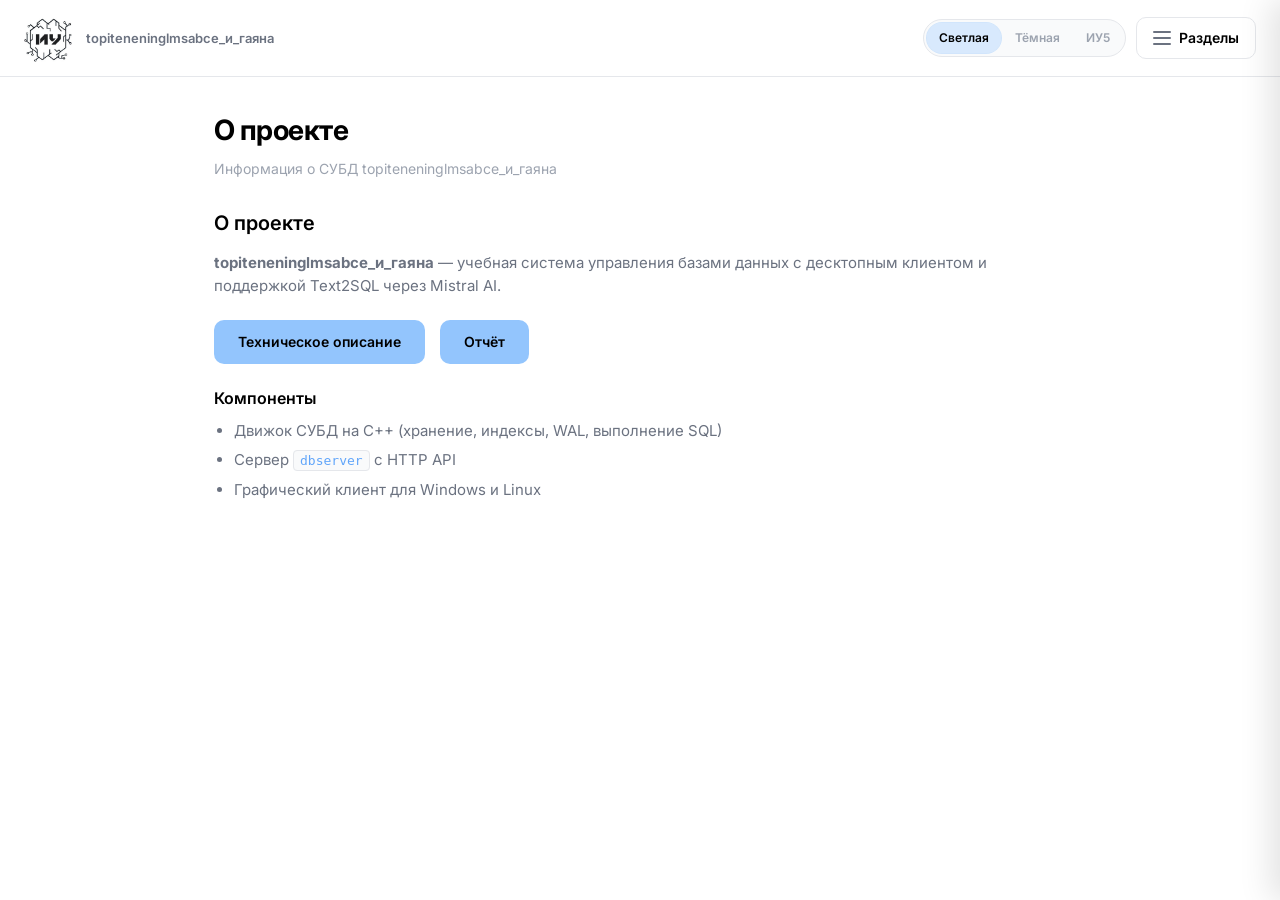
<file: website/index.html>
<!DOCTYPE html>
<html lang="ru">
<head>
  <meta charset="UTF-8" />
  <meta name="viewport" content="width=device-width, initial-scale=1.0" />
  <meta name="description" content="topiteneninglmsabce_и_гаяна — СУБД. Скачивание клиента, документация, гайд Mistral API." />
  <title>topiteneninglmsabce_и_гаяна</title>
  <link rel="stylesheet" href="css/style.css" />
</head>
<body class="theme-light">
  <div class="app" id="app">
    <header class="top-bar">
      <div class="brand-compact">
        <img id="brand-logo" src="assets/brand_light.png" alt="Логотип проекта" width="48" height="48" />
        <p class="brand-title">topiteneninglmsabce_и_гаяна</p>
      </div>

      <div class="top-actions">
        <div class="theme-switcher" role="group" aria-label="Тема оформления">
          <button type="button" class="theme-btn active" data-theme="light">Светлая</button>
          <button type="button" class="theme-btn" data-theme="dark">Тёмная</button>
          <button type="button" class="theme-btn" data-theme="iu5">ИУ5</button>
        </div>
        <button
          type="button"
          class="menu-trigger"
          id="menu-trigger"
          aria-expanded="false"
          aria-controls="nav-drawer"
        >
          <span class="menu-icon" aria-hidden="true">
            <span></span><span></span><span></span>
          </span>
          <span class="menu-label">Разделы</span>
        </button>
      </div>
    </header>

    <div class="nav-backdrop" id="nav-backdrop" hidden aria-hidden="true"></div>

    <aside class="nav-drawer" id="nav-drawer" aria-label="Разделы сайта" aria-hidden="true">
      <div class="drawer-header">
        <h2>Разделы</h2>
        <button type="button" class="drawer-close" id="drawer-close" aria-label="Закрыть меню">×</button>
      </div>
      <nav class="drawer-nav" id="main-nav">
        <button type="button" class="drawer-nav-item active" data-tab="about" aria-current="page">
          <span class="nav-icon" aria-hidden="true">◆</span>
          О проекте
        </button>
        <button type="button" class="drawer-nav-item" data-tab="team">
          <span class="nav-icon" aria-hidden="true">◇</span>
          Команда
        </button>
        <button type="button" class="drawer-nav-item" data-tab="install">
          <span class="nav-icon" aria-hidden="true">↓</span>
          Установка
        </button>
        <button type="button" class="drawer-nav-item" data-tab="mistral">
          <span class="nav-icon" aria-hidden="true">⚿</span>
          Mistral API
        </button>
        <button type="button" class="drawer-nav-item" data-tab="gol">
          <span class="nav-icon" aria-hidden="true">⚽</span>
          ГОООООЛ
        </button>
      </nav>
    </aside>

    <main class="page-main">
      <header class="page-header">
        <h1 id="section-title">О проекте</h1>
        <p id="section-subtitle">Информация о СУБД topiteneninglmsabce_и_гаяна</p>
      </header>

      <div class="tab-viewport" id="tab-viewport">
        <!-- О проекте -->
        <section id="tab-about" class="tab-panel active prose" aria-labelledby="section-title">
          <h2>О проекте</h2>
          <p>
            <strong>topiteneninglmsabce_и_гаяна</strong> — учебная система управления базами данных
            с десктопным клиентом и поддержкой Text2SQL через Mistral AI.
          </p>
          <div style="margin: 1.5rem 0;">
            <a href="documentation.html" target="_blank" class="btn-download" style="display: inline-block; text-decoration: none;">Техническое описание</a>
            <a href="assets/report_subd.pdf" download="ОТЧЕТ СУБД.pdf" class="btn-download" style="display: inline-block; text-decoration: none; margin-left: 0.75rem;">Отчёт</a>
          </div>
          <h3>Компоненты</h3>
          <ul>
            <li>Движок СУБД на C++ (хранение, индексы, WAL, выполнение SQL)</li>
            <li>Сервер <code>dbserver</code> с HTTP API</li>
            <li>Графический клиент для Windows и Linux</li>
          </ul>
        </section>

        <!-- Команда -->
        <section id="tab-team" class="tab-panel prose" hidden>
          <h2>Команда разработки</h2>
          <p>Над проектом <strong>topiteneninglmsabce_и_гаяна</strong> работают:</p>
          <div class="team-grid">
            <article class="team-card">
              <img class="team-avatar" src="assets/team/mironov.png" alt="Миронов Никита" width="80" height="80" loading="lazy" />
              <div class="team-info">
                <p class="name">Миронов Никита</p>
                <p class="role">Teamlead</p>
              </div>
            </article>
            <article class="team-card">
              <img class="team-avatar" src="assets/team/fedyaev.png" alt="Коротенко Андрей" width="80" height="80" loading="lazy" />
              <div class="team-info">
                <p class="name">Коротенко Андрей</p>
                <p class="role">Backend-разработчик</p>
              </div>
            </article>
            <article class="team-card">
              <img class="team-avatar" src="assets/team/nemtsov.jpg" alt="Немцов Иван" width="80" height="80" loading="lazy" />
              <div class="team-info">
                <p class="name">Немцов Иван</p>
                <p class="role">Web-разработчик</p>
              </div>
            </article>
            <article class="team-card">
              <img class="team-avatar" src="assets/team/korotenko.png" alt="Федяев Александр" width="80" height="80" loading="lazy" />
              <div class="team-info">
                <p class="name">Федяев Александр</p>
                <p class="role">Fullstack-разработчик</p>
              </div>
            </article>
            <article class="team-card">
              <img
                class="team-avatar team-avatar--large"
                src="assets/team/akhmetzyanova.png"
                alt="Ахметзянова Гаяна"
                width="112"
                height="112"
                loading="lazy"
              />
              <div class="team-info">
                <p class="name">Ахметзянова Гаяна</p>
                <p class="role">Технический писатель</p>
              </div>
            </article>
          </div>

          <div class="team-supervisor">
            <h3>Научный руководитель</h3>
            <article class="team-card team-card--supervisor">
              <img class="team-avatar" src="assets/team/kolosov.png" alt="Колосов Максим Игоревич" width="80" height="80" loading="lazy" />
              <div class="team-info">
                <p class="name">Колосов Максим Игоревич</p>
                <p class="role">Научный руководитель</p>
              </div>
            </article>
          </div>
        </section>

        <!-- Установка -->
        <section id="tab-install" class="tab-panel prose" hidden>
          <h2>Установка клиента</h2>
          <p>Скачайте сборку клиента для вашей операционной системы. После публикации релизов файлы появятся в папке <code>releases/</code> или по ссылкам GitHub Releases.</p>

          <div class="download-section">
            <article class="download-card">
              <h3>Клиент для Windows</h3>
              <p class="hint">Сборка для Windows (64-bit), файл <code>.exe</code></p>
              <a
                id="download-windows"
                class="btn-download"
                href="https://github.com/mironovnp/db_topiteleninglmsabcerybalkaigayana/releases/download/v.1.2.0/DB_TopIT_Installer_v1.2.0.exe"
                download="topiteneninglmsabce-windows.exe"
              >
                Скачать
              </a>
            </article>

            <article class="download-card">
              <h3>Клиент для Linux</h3>
              <p class="hint">Сборка для Linux (x64)</p>
              <a
                id="download-linux"
                class="btn-download"
                href="https://github.com/mironovnp/db_topiteleninglmsabcerybalkaigayana/releases/download/v.1.2.0/DB_TopIT_Linux_v1.2.0.tar.gz"
                download="topiteneninglmsabce-linux"
              >
                Скачать
              </a>
            </article>
          </div>

          <h3>Инструкция для пользователей Windows</h3>
<p>1. Скачайте файл <code>DB_TopIT_Installer.exe</code>.</p>
<p>2. Запустите установщик (при необходимости разрешите запуск в Windows SmartScreen) и следуйте инструкциям мастера.</p>
<p>3. Откройте меню «Пуск».</p>
<p>4. <strong>Важно:</strong> Если вы являетесь хостом, запустите <code>dbServerTopIT</code> (откроется фоновая консоль сервера).</p>
<p>5. Запустите саму программу (<code>DB_TopIT</code> — ярлык на рабочем столе), чтобы подключиться к серверу через графический интерфейс.</p>

<h3>Инструкция для пользователей Linux</h3>
<p>1. Скачайте архив <code>DB_TopIT_Linux.tar.gz</code>.</p>
<p>2. Распакуйте архив в терминале:</p>
<pre><code>tar -xzf DB_TopIT_Linux.tar.gz
cd DB_TopIT_Release</code></pre>
<p>3. Запустите скрипт установки (может потребоваться пароль sudo для копирования в /opt):</p>
<pre><code>./install.sh</code></pre>
<p>4. После успешной установки вы сможете найти графический интерфейс прямо в меню приложений вашей системы. Серверную часть (<code>dbserver</code>) можно запустить из директории установки или настроить как системную службу. <strong>Сервер необходимо запускать с правами администратора через команду sudo.</strong></p>
          <p>Для Text2SQL настройте API-ключ Mistral — см. вкладку <strong>Mistral API</strong>.</p>
        </section>

        <!-- Mistral API -->
        <section id="tab-mistral" class="tab-panel prose" hidden>
          <h2>Регистрация в Mistral и получение API-ключа</h2>
          <p>
            Для функции Text2SQL (перевод запросов с русского в SQL) каждому пользователю нужен
            <strong>личный</strong> API-ключ Mistral. Ниже — пошаговая инструкция.
          </p>

          <div class="alert alert-warn">
            <strong>Важно:</strong> не публикуйте ключ в Git, на скриншотах и в общих чатах.
            Используйте свой ключ; общий ключ могут украсть или исчерпать лимиты.
          </div>

          <article class="guide-step">
            <div class="step-header">
              <span class="step-num">1</span>
              <h3>Откройте сайт Mistral AI</h3>
            </div>
            <p>Перейдите на официальный сайт:</p>
            <div class="guide-links">
              <a href="https://mistral.ai/" target="_blank" rel="noopener noreferrer">mistral.ai ↗</a>
            </div>
          </article>

          <article class="guide-step">
            <div class="step-header">
              <span class="step-num">2</span>
              <h3>Откройте консоль разработчика</h3>
            </div>
            <p>La Plateforme — личный кабинет для API:</p>
            <div class="guide-links">
              <a href="https://console.mistral.ai/" target="_blank" rel="noopener noreferrer">console.mistral.ai ↗</a>
            </div>
          </article>

          <article class="guide-step">
            <div class="step-header">
              <span class="step-num">3</span>
              <h3>Откройте раздел API keys</h3>
            </div>
            <p>В боковом меню найдите пункт <strong>API keys</strong> (или <strong>Workspace → API keys</strong>).</p>
          </article>

          <article class="guide-step">
            <div class="step-header">
              <span class="step-num">4</span>
              <h3>Создайте новый ключ</h3>
            </div>
            <p>Нажмите <strong>Create new key</strong> / <strong>Add API key</strong>, задайте имя (например <code>topiteneninglmsabce</code>).</p>
          </article>

          <article class="guide-step">
            <div class="step-header">
              <span class="step-num">5</span>
              <h3>Скопируйте ключ</h3>
            </div>
            <p>Ключ показывают один раз — сразу сохраните его в надёжное место.</p>
          </article>

          <article class="guide-step">
            <div class="step-header">
              <span class="step-num">6</span>
              <h3>Укажите ключ в проекте</h3>
            </div>
            <p>В графическом клиенте: <strong>Настройки → Mistral</strong> — вставить и сохранить.</p>
          </article>
        </section>

        <section id="tab-gol" class="tab-panel tab-panel--goal" hidden>
          <div class="goal-stage">
            <video
              id="goal-video"
              class="goal-video"
              src="assets/goal.mp4"
              controls
              playsinline
              preload="metadata"
              aria-label="ГОООООЛ"
            >
              Ваш браузер не поддерживает воспроизведение видео.
            </video>
          </div>
        </section>
      </div>
    </main>
  </div>

  <script src="js/app.js"></script>
</body>
</html>
</file>
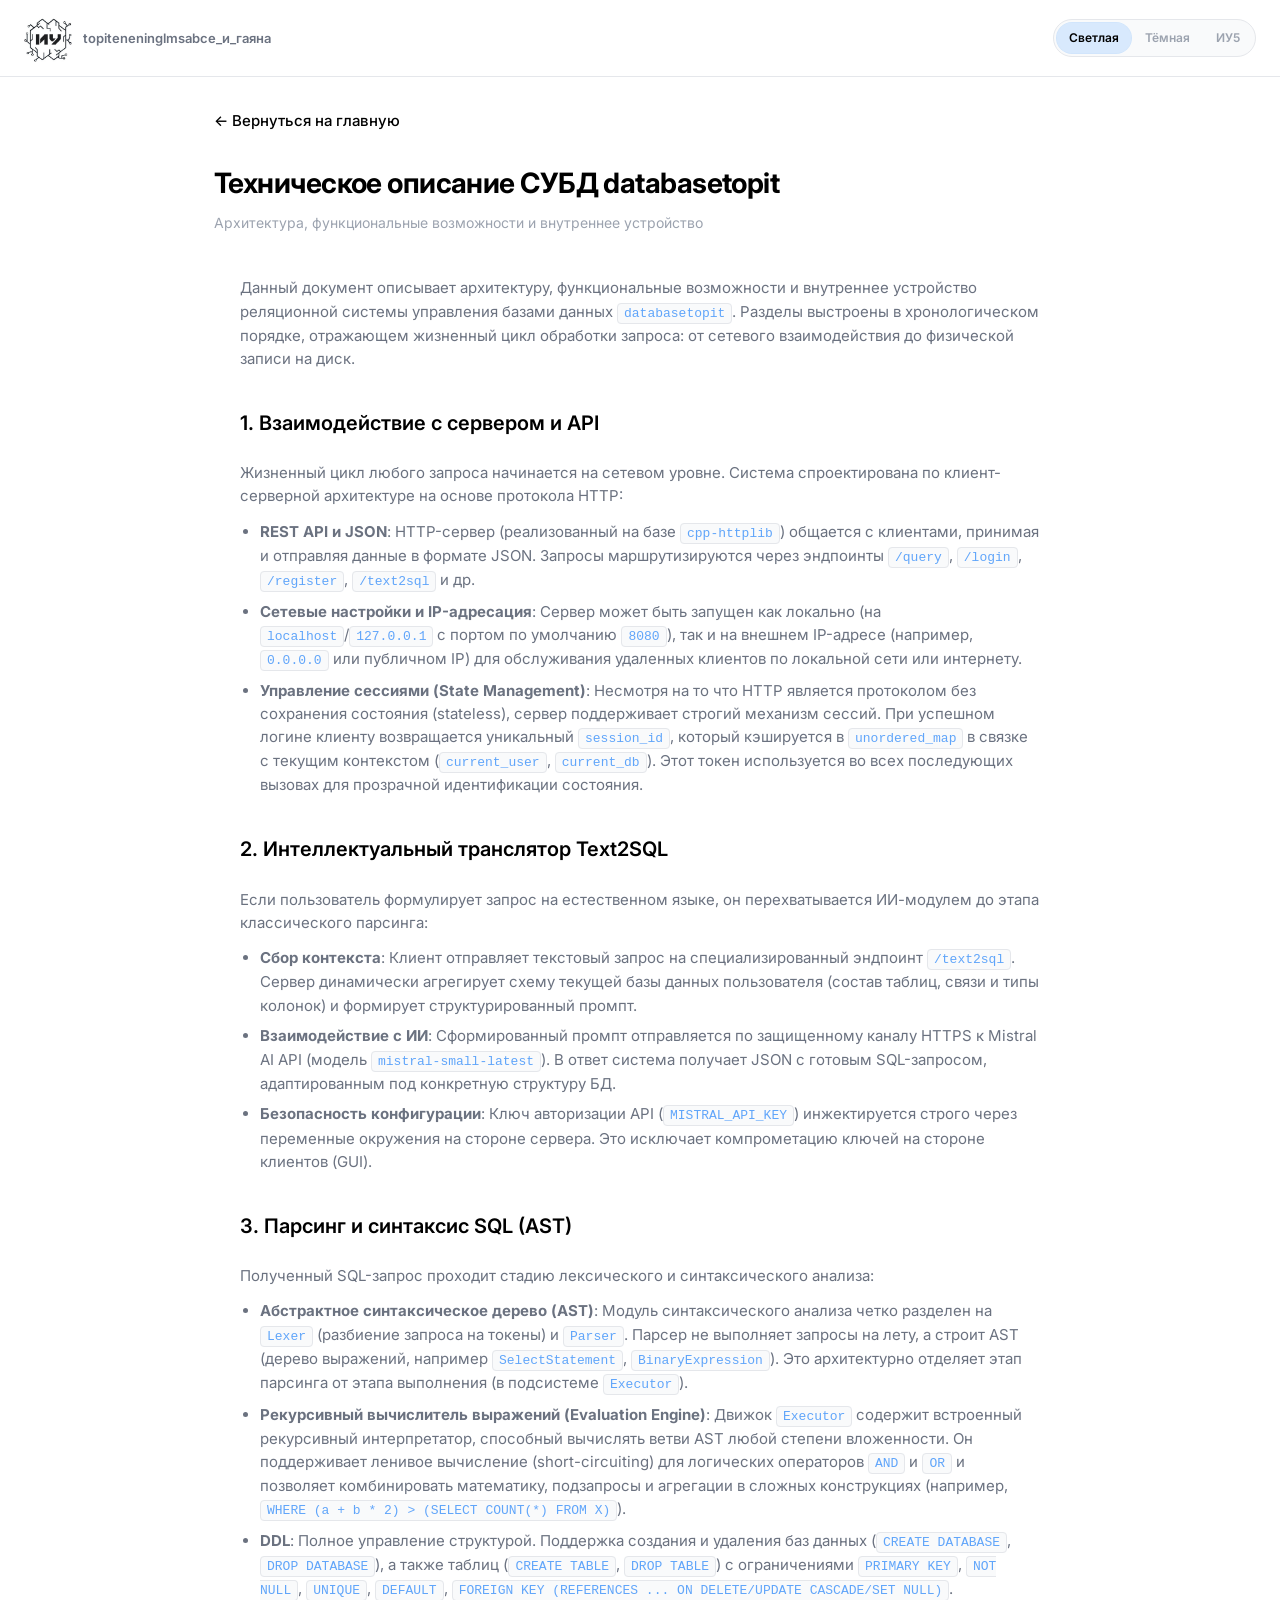
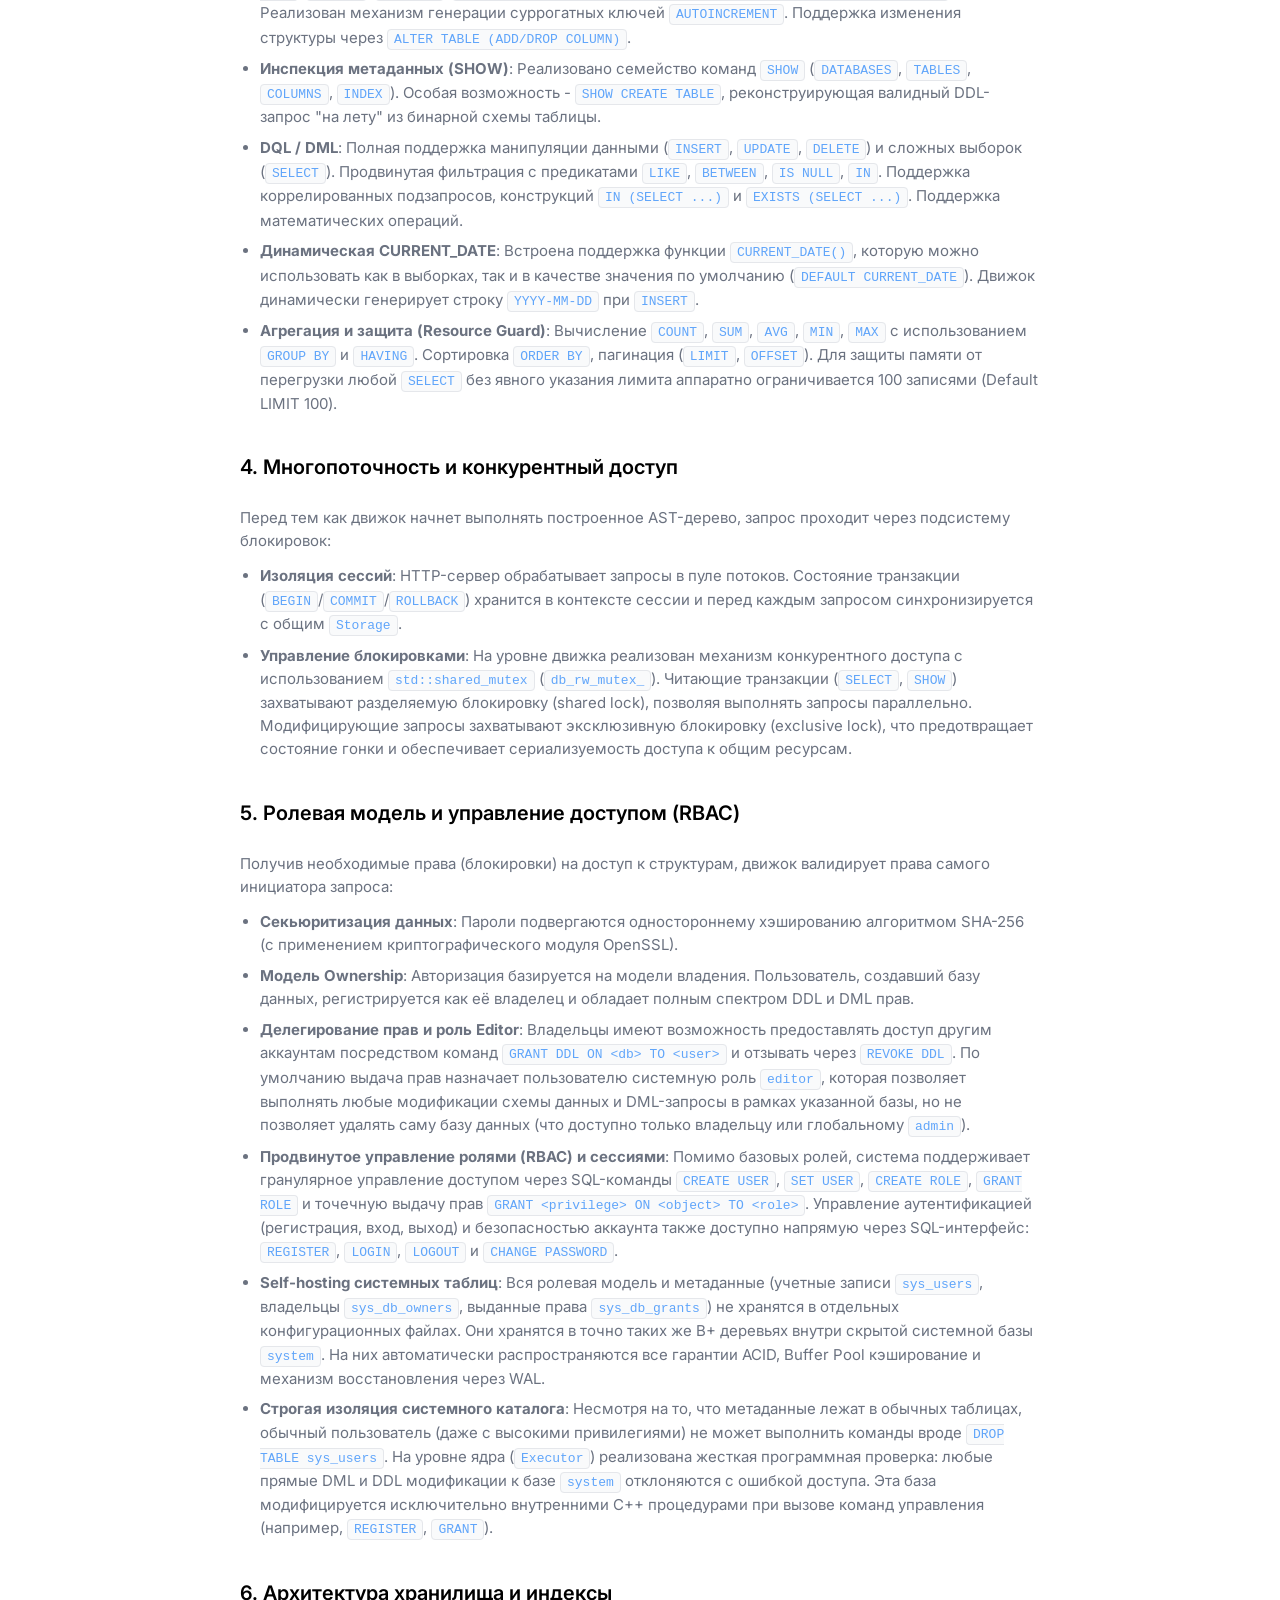
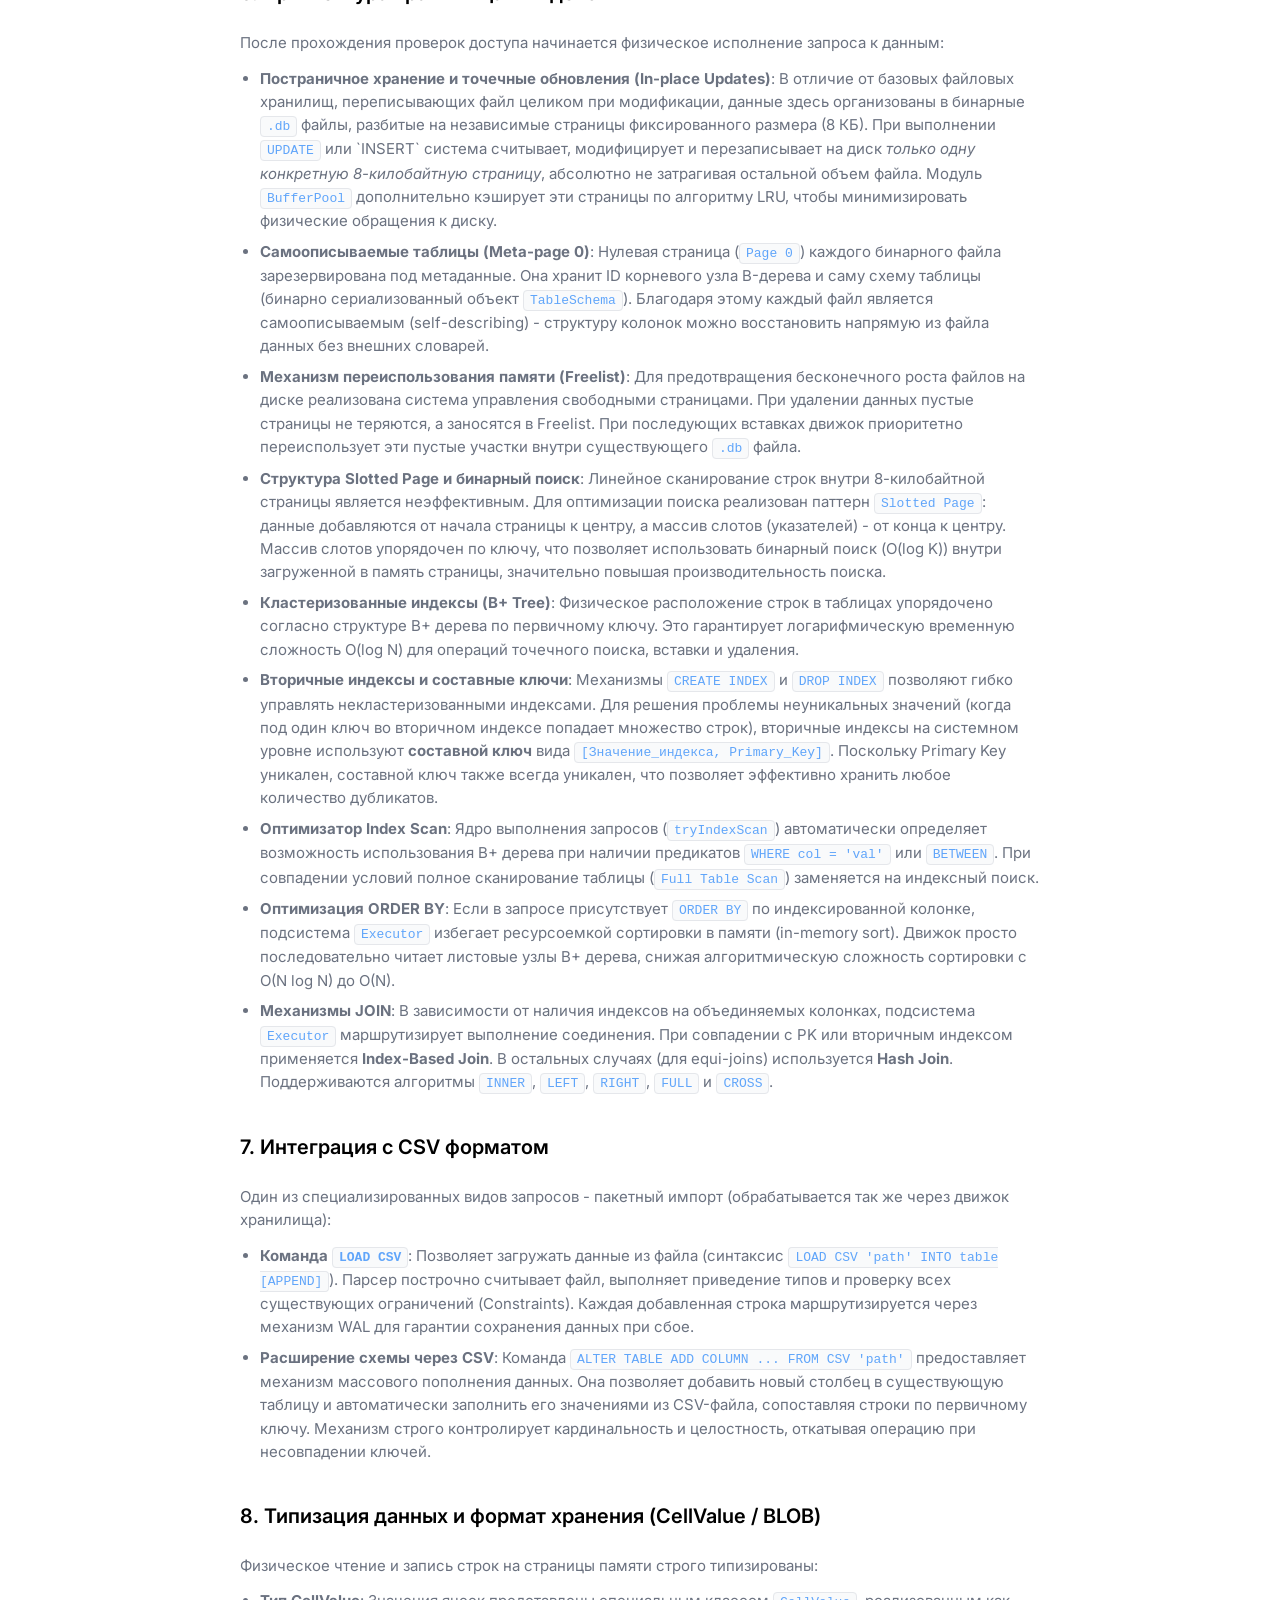
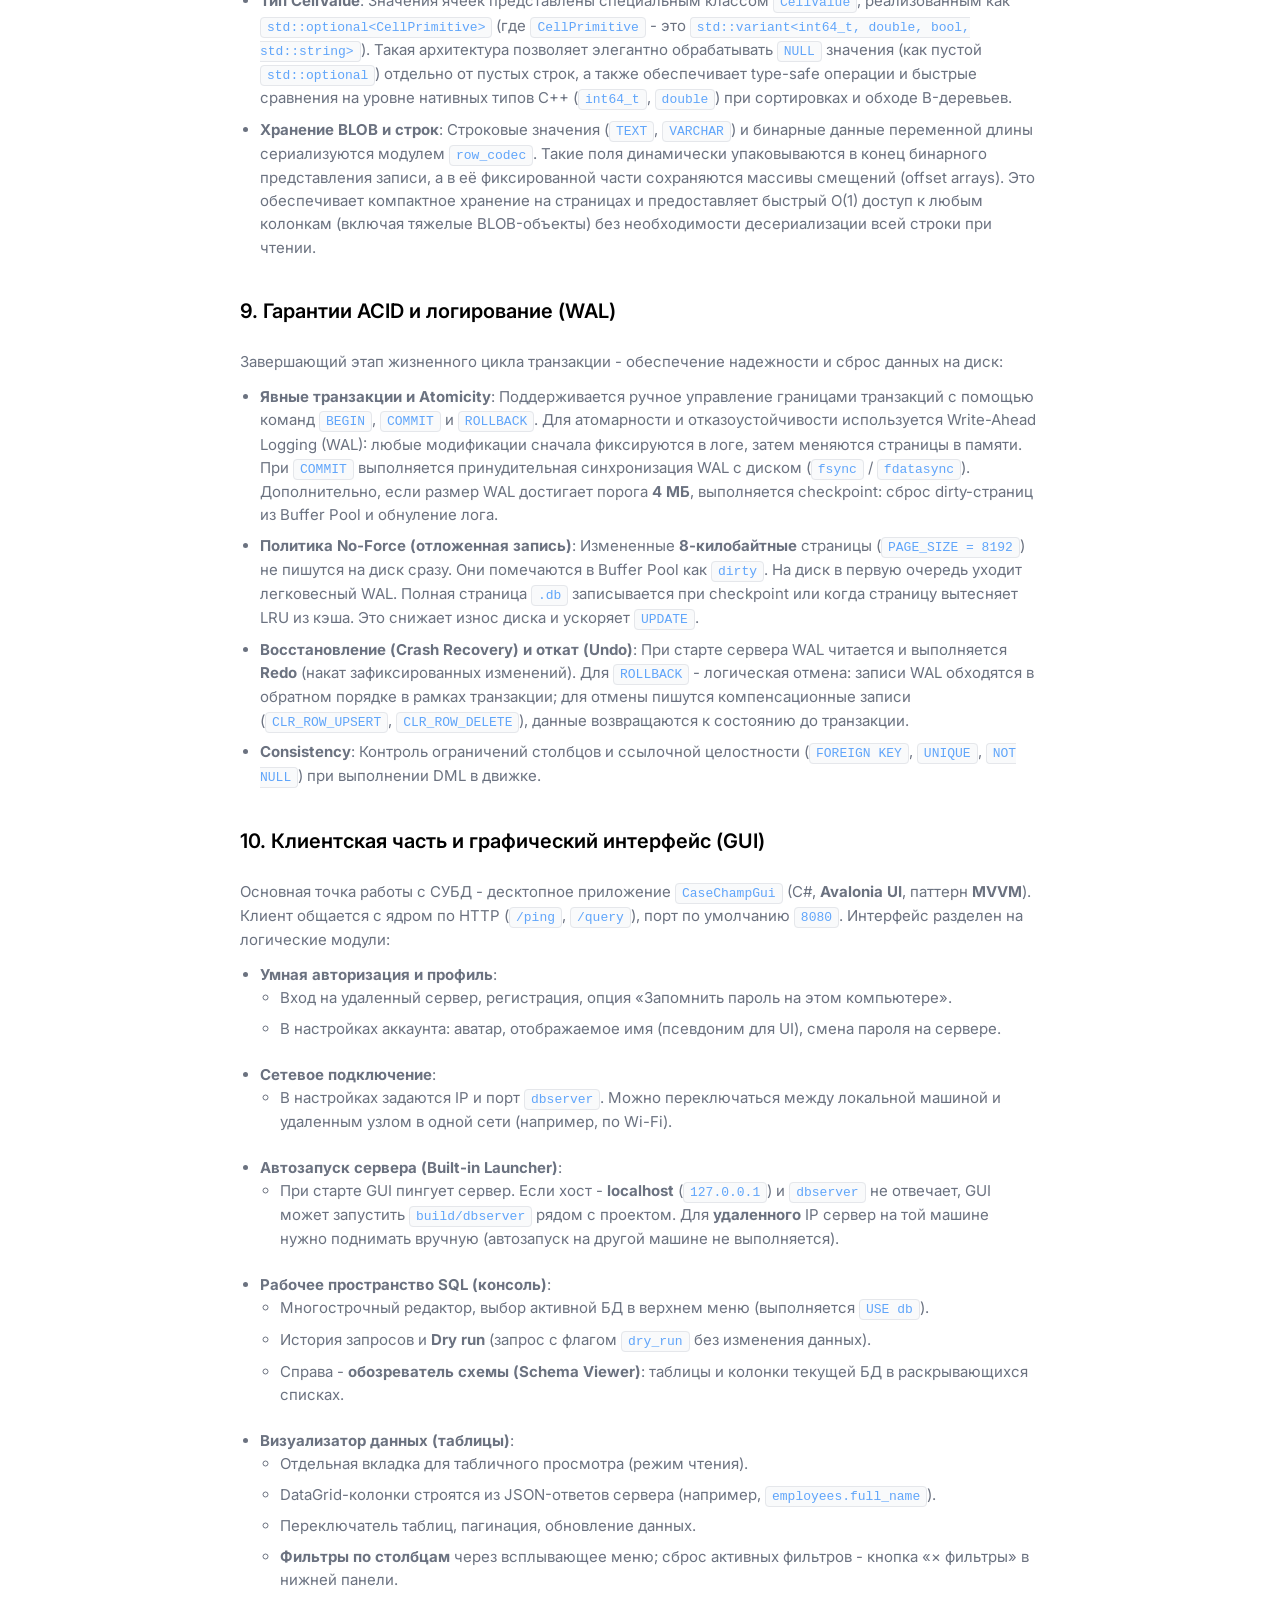
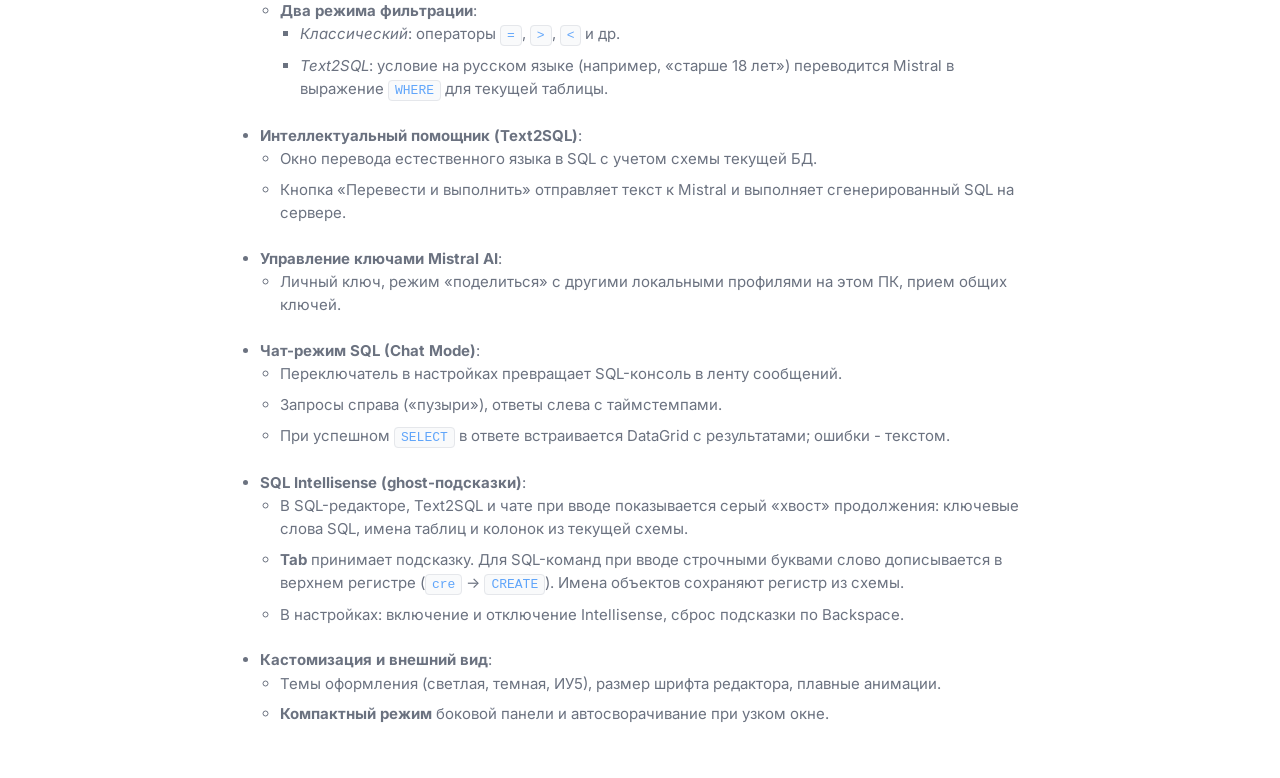
<file: website/documentation.html>
<!DOCTYPE html>
<html lang="ru">
<head>
  <meta charset="UTF-8" />
  <meta name="viewport" content="width=device-width, initial-scale=1.0" />
  <meta name="description" content="Техническое описание СУБД topiteneninglmsabce_и_гаяна" />
  <title>Техническое описание СУБД</title>
  <link rel="stylesheet" href="css/style.css" />
  <style>
    .back-nav {
      margin-bottom: 2rem;
    }
    .back-link {
      display: inline-flex;
      align-items: center;
      gap: 0.5rem;
      color: var(--primary-color);
      text-decoration: none;
      font-weight: 500;
      transition: opacity 0.2s;
    }
    .back-link:hover {
      opacity: 0.8;
    }
    .prose h2 {
      margin-top: 2.5rem;
      margin-bottom: 1rem;
      border-bottom: 1px solid var(--border-color);
      padding-bottom: 0.5rem;
    }
    .prose ul {
      margin-bottom: 1.5rem;
    }
    .prose li {
      margin-bottom: 0.5rem;
    }
  </style>
</head>
<body class="theme-light">
  <div class="app" id="app">
    <header class="top-bar">
      <div class="brand-compact">
        <a href="index.html" style="display: flex; align-items: center; gap: 0.75rem; text-decoration: none; color: inherit;">
          <img id="brand-logo" src="assets/brand_light.png" alt="Логотип проекта" width="48" height="48" />
          <p class="brand-title">topiteneninglmsabce_и_гаяна</p>
        </a>
      </div>
      <div class="top-actions">
        <div class="theme-switcher" role="group" aria-label="Тема оформления">
          <button type="button" class="theme-btn active" data-theme="light">Светлая</button>
          <button type="button" class="theme-btn" data-theme="dark">Тёмная</button>
          <button type="button" class="theme-btn" data-theme="iu5">ИУ5</button>
        </div>
      </div>
    </header>

    <main class="page-main">
      <nav class="back-nav">
        <a href="index.html" class="back-link">← Вернуться на главную</a>
      </nav>
      <header class="page-header">
        <h1>Техническое описание СУБД databasetopit</h1>
        <p>Архитектура, функциональные возможности и внутреннее устройство</p>
      </header>

      <div class="prose" style="max-width: 800px; margin: 0 auto; padding: 1rem 0 4rem 0;">
        <p>Данный документ описывает архитектуру, функциональные возможности и внутреннее устройство реляционной системы управления базами данных <code>databasetopit</code>. Разделы выстроены в хронологическом порядке, отражающем жизненный цикл обработки запроса: от сетевого взаимодействия до физической записи на диск.</p>

        <h2>1. Взаимодействие с сервером и API</h2>
        <p>Жизненный цикл любого запроса начинается на сетевом уровне. Система спроектирована по клиент-серверной архитектуре на основе протокола HTTP:</p>
        <ul>
          <li><strong>REST API и JSON</strong>: HTTP-сервер (реализованный на базе <code>cpp-httplib</code>) общается с клиентами, принимая и отправляя данные в формате JSON. Запросы маршрутизируются через эндпоинты <code>/query</code>, <code>/login</code>, <code>/register</code>, <code>/text2sql</code> и др.</li>
          <li><strong>Сетевые настройки и IP-адресация</strong>: Сервер может быть запущен как локально (на <code>localhost</code>/<code>127.0.0.1</code> с портом по умолчанию <code>8080</code>), так и на внешнем IP-адресе (например, <code>0.0.0.0</code> или публичном IP) для обслуживания удаленных клиентов по локальной сети или интернету.</li>
          <li><strong>Управление сессиями (State Management)</strong>: Несмотря на то что HTTP является протоколом без сохранения состояния (stateless), сервер поддерживает строгий механизм сессий. При успешном логине клиенту возвращается уникальный <code>session_id</code>, который кэшируется в <code>unordered_map</code> в связке с текущим контекстом (<code>current_user</code>, <code>current_db</code>). Этот токен используется во всех последующих вызовах для прозрачной идентификации состояния.</li>
        </ul>

        <h2>2. Интеллектуальный транслятор Text2SQL</h2>
        <p>Если пользователь формулирует запрос на естественном языке, он перехватывается ИИ-модулем до этапа классического парсинга:</p>
        <ul>
          <li><strong>Сбор контекста</strong>: Клиент отправляет текстовый запрос на специализированный эндпоинт <code>/text2sql</code>. Сервер динамически агрегирует схему текущей базы данных пользователя (состав таблиц, связи и типы колонок) и формирует структурированный промпт.</li>
          <li><strong>Взаимодействие с ИИ</strong>: Сформированный промпт отправляется по защищенному каналу HTTPS к Mistral AI API (модель <code>mistral-small-latest</code>). В ответ система получает JSON с готовым SQL-запросом, адаптированным под конкретную структуру БД.</li>
          <li><strong>Безопасность конфигурации</strong>: Ключ авторизации API (<code>MISTRAL_API_KEY</code>) инжектируется строго через переменные окружения на стороне сервера. Это исключает компрометацию ключей на стороне клиентов (GUI).</li>
        </ul>

        <h2>3. Парсинг и синтаксис SQL (AST)</h2>
        <p>Полученный SQL-запрос проходит стадию лексического и синтаксического анализа:</p>
        <ul>
          <li><strong>Абстрактное синтаксическое дерево (AST)</strong>: Модуль синтаксического анализа четко разделен на <code>Lexer</code> (разбиение запроса на токены) и <code>Parser</code>. Парсер не выполняет запросы на лету, а строит AST (дерево выражений, например <code>SelectStatement</code>, <code>BinaryExpression</code>). Это архитектурно отделяет этап парсинга от этапа выполнения (в подсистеме <code>Executor</code>).</li>
          <li><strong>Рекурсивный вычислитель выражений (Evaluation Engine)</strong>: Движок <code>Executor</code> содержит встроенный рекурсивный интерпретатор, способный вычислять ветви AST любой степени вложенности. Он поддерживает ленивое вычисление (short-circuiting) для логических операторов <code>AND</code> и <code>OR</code> и позволяет комбинировать математику, подзапросы и агрегации в сложных конструкциях (например, <code>WHERE (a + b * 2) &gt; (SELECT COUNT(*) FROM X)</code>).</li>
          <li><strong>DDL</strong>: Полное управление структурой. Поддержка создания и удаления баз данных (<code>CREATE DATABASE</code>, <code>DROP DATABASE</code>), а также таблиц (<code>CREATE TABLE</code>, <code>DROP TABLE</code>) с ограничениями <code>PRIMARY KEY</code>, <code>NOT NULL</code>, <code>UNIQUE</code>, <code>DEFAULT</code>, <code>FOREIGN KEY (REFERENCES ... ON DELETE/UPDATE CASCADE/SET NULL)</code>. Реализован механизм генерации суррогатных ключей <code>AUTOINCREMENT</code>. Поддержка изменения структуры через <code>ALTER TABLE (ADD/DROP COLUMN)</code>.</li>
          <li><strong>Инспекция метаданных (SHOW)</strong>: Реализовано семейство команд <code>SHOW</code> (<code>DATABASES</code>, <code>TABLES</code>, <code>COLUMNS</code>, <code>INDEX</code>). Особая возможность - <code>SHOW CREATE TABLE</code>, реконструирующая валидный DDL-запрос "на лету" из бинарной схемы таблицы.</li>
          <li><strong>DQL / DML</strong>: Полная поддержка манипуляции данными (<code>INSERT</code>, <code>UPDATE</code>, <code>DELETE</code>) и сложных выборок (<code>SELECT</code>). Продвинутая фильтрация с предикатами <code>LIKE</code>, <code>BETWEEN</code>, <code>IS NULL</code>, <code>IN</code>. Поддержка коррелированных подзапросов, конструкций <code>IN (SELECT ...)</code> и <code>EXISTS (SELECT ...)</code>. Поддержка математических операций.</li>
          <li><strong>Динамическая CURRENT_DATE</strong>: Встроена поддержка функции <code>CURRENT_DATE()</code>, которую можно использовать как в выборках, так и в качестве значения по умолчанию (<code>DEFAULT CURRENT_DATE</code>). Движок динамически генерирует строку <code>YYYY-MM-DD</code> при <code>INSERT</code>.</li>
          <li><strong>Агрегация и защита (Resource Guard)</strong>: Вычисление <code>COUNT</code>, <code>SUM</code>, <code>AVG</code>, <code>MIN</code>, <code>MAX</code> с использованием <code>GROUP BY</code> и <code>HAVING</code>. Сортировка <code>ORDER BY</code>, пагинация (<code>LIMIT</code>, <code>OFFSET</code>). Для защиты памяти от перегрузки любой <code>SELECT</code> без явного указания лимита аппаратно ограничивается 100 записями (Default LIMIT 100).</li>
        </ul>

        <h2>4. Многопоточность и конкурентный доступ</h2>
        <p>Перед тем как движок начнет выполнять построенное AST-дерево, запрос проходит через подсистему блокировок:</p>
        <ul>
          <li><strong>Изоляция сессий</strong>: HTTP-сервер обрабатывает запросы в пуле потоков. Состояние транзакции (<code>BEGIN</code>/<code>COMMIT</code>/<code>ROLLBACK</code>) хранится в контексте сессии и перед каждым запросом синхронизируется с общим <code>Storage</code>.</li>
          <li><strong>Управление блокировками</strong>: На уровне движка реализован механизм конкурентного доступа с использованием <code>std::shared_mutex</code> (<code>db_rw_mutex_</code>). Читающие транзакции (<code>SELECT</code>, <code>SHOW</code>) захватывают разделяемую блокировку (shared lock), позволяя выполнять запросы параллельно. Модифицирующие запросы захватывают эксклюзивную блокировку (exclusive lock), что предотвращает состояние гонки и обеспечивает сериализуемость доступа к общим ресурсам.</li>
        </ul>

        <h2>5. Ролевая модель и управление доступом (RBAC)</h2>
        <p>Получив необходимые права (блокировки) на доступ к структурам, движок валидирует права самого инициатора запроса:</p>
        <ul>
          <li><strong>Секьюритизация данных</strong>: Пароли подвергаются одностороннему хэшированию алгоритмом SHA-256 (с применением криптографического модуля OpenSSL).</li>
          <li><strong>Модель Ownership</strong>: Авторизация базируется на модели владения. Пользователь, создавший базу данных, регистрируется как её владелец и обладает полным спектром DDL и DML прав.</li>
          <li><strong>Делегирование прав и роль Editor</strong>: Владельцы имеют возможность предоставлять доступ другим аккаунтам посредством команд <code>GRANT DDL ON &lt;db&gt; TO &lt;user&gt;</code> и отзывать через <code>REVOKE DDL</code>. По умолчанию выдача прав назначает пользователю системную роль <code>editor</code>, которая позволяет выполнять любые модификации схемы данных и DML-запросы в рамках указанной базы, но не позволяет удалять саму базу данных (что доступно только владельцу или глобальному <code>admin</code>).</li>
          <li><strong>Продвинутое управление ролями (RBAC) и сессиями</strong>: Помимо базовых ролей, система поддерживает гранулярное управление доступом через SQL-команды <code>CREATE USER</code>, <code>SET USER</code>, <code>CREATE ROLE</code>, <code>GRANT ROLE</code> и точечную выдачу прав <code>GRANT &lt;privilege&gt; ON &lt;object&gt; TO &lt;role&gt;</code>. Управление аутентификацией (регистрация, вход, выход) и безопасностью аккаунта также доступно напрямую через SQL-интерфейс: <code>REGISTER</code>, <code>LOGIN</code>, <code>LOGOUT</code> и <code>CHANGE PASSWORD</code>.</li>
          <li><strong>Self-hosting системных таблиц</strong>: Вся ролевая модель и метаданные (учетные записи <code>sys_users</code>, владельцы <code>sys_db_owners</code>, выданные права <code>sys_db_grants</code>) не хранятся в отдельных конфигурационных файлах. Они хранятся в точно таких же B+ деревьях внутри скрытой системной базы <code>system</code>. На них автоматически распространяются все гарантии ACID, Buffer Pool кэширование и механизм восстановления через WAL.</li>
          <li><strong>Строгая изоляция системного каталога</strong>: Несмотря на то, что метаданные лежат в обычных таблицах, обычный пользователь (даже с высокими привилегиями) не может выполнить команды вроде <code>DROP TABLE sys_users</code>. На уровне ядра (<code>Executor</code>) реализована жесткая программная проверка: любые прямые DML и DDL модификации к базе <code>system</code> отклоняются с ошибкой доступа. Эта база модифицируется исключительно внутренними C++ процедурами при вызове команд управления (например, <code>REGISTER</code>, <code>GRANT</code>).</li>
        </ul>

        <h2>6. Архитектура хранилища и индексы</h2>
        <p>После прохождения проверок доступа начинается физическое исполнение запроса к данным:</p>
        <ul>
          <li><strong>Постраничное хранение и точечные обновления (In-place Updates)</strong>: В отличие от базовых файловых хранилищ, переписывающих файл целиком при модификации, данные здесь организованы в бинарные <code>.db</code> файлы, разбитые на независимые страницы фиксированного размера (8 КБ). При выполнении <code>UPDATE</code> или `INSERT` система считывает, модифицирует и перезаписывает на диск <em>только одну конкретную 8-килобайтную страницу</em>, абсолютно не затрагивая остальной объем файла. Модуль <code>BufferPool</code> дополнительно кэширует эти страницы по алгоритму LRU, чтобы минимизировать физические обращения к диску.</li>
          <li><strong>Самоописываемые таблицы (Meta-page 0)</strong>: Нулевая страница (<code>Page 0</code>) каждого бинарного файла зарезервирована под метаданные. Она хранит ID корневого узла B-дерева и саму схему таблицы (бинарно сериализованный объект <code>TableSchema</code>). Благодаря этому каждый файл является самоописываемым (self-describing) - структуру колонок можно восстановить напрямую из файла данных без внешних словарей.</li>
          <li><strong>Механизм переиспользования памяти (Freelist)</strong>: Для предотвращения бесконечного роста файлов на диске реализована система управления свободными страницами. При удалении данных пустые страницы не теряются, а заносятся в Freelist. При последующих вставках движок приоритетно переиспользует эти пустые участки внутри существующего <code>.db</code> файла.</li>
          <li><strong>Структура Slotted Page и бинарный поиск</strong>: Линейное сканирование строк внутри 8-килобайтной страницы является неэффективным. Для оптимизации поиска реализован паттерн <code>Slotted Page</code>: данные добавляются от начала страницы к центру, а массив слотов (указателей) - от конца к центру. Массив слотов упорядочен по ключу, что позволяет использовать бинарный поиск (O(log K)) внутри загруженной в память страницы, значительно повышая производительность поиска.</li>
          <li><strong>Кластеризованные индексы (B+ Tree)</strong>: Физическое расположение строк в таблицах упорядочено согласно структуре B+ дерева по первичному ключу. Это гарантирует логарифмическую временную сложность O(log N) для операций точечного поиска, вставки и удаления.</li>
          <li><strong>Вторичные индексы и составные ключи</strong>: Механизмы <code>CREATE INDEX</code> и <code>DROP INDEX</code> позволяют гибко управлять некластеризованными индексами. Для решения проблемы неуникальных значений (когда под один ключ во вторичном индексе попадает множество строк), вторичные индексы на системном уровне используют <strong>составной ключ</strong> вида <code>[Значение_индекса, Primary_Key]</code>. Поскольку Primary Key уникален, составной ключ также всегда уникален, что позволяет эффективно хранить любое количество дубликатов.</li>
          <li><strong>Оптимизатор Index Scan</strong>: Ядро выполнения запросов (<code>tryIndexScan</code>) автоматически определяет возможность использования B+ дерева при наличии предикатов <code>WHERE col = 'val'</code> или <code>BETWEEN</code>. При совпадении условий полное сканирование таблицы (<code>Full Table Scan</code>) заменяется на индексный поиск.</li>
          <li><strong>Оптимизация ORDER BY</strong>: Если в запросе присутствует <code>ORDER BY</code> по индексированной колонке, подсистема <code>Executor</code> избегает ресурсоемкой сортировки в памяти (in-memory sort). Движок просто последовательно читает листовые узлы B+ дерева, снижая алгоритмическую сложность сортировки с O(N log N) до O(N).</li>
          <li><strong>Механизмы JOIN</strong>: В зависимости от наличия индексов на объединяемых колонках, подсистема <code>Executor</code> маршрутизирует выполнение соединения. При совпадении с PK или вторичным индексом применяется <strong>Index-Based Join</strong>. В остальных случаях (для equi-joins) используется <strong>Hash Join</strong>. Поддерживаются алгоритмы <code>INNER</code>, <code>LEFT</code>, <code>RIGHT</code>, <code>FULL</code> и <code>CROSS</code>.</li>
        </ul>

        <h2>7. Интеграция с CSV форматом</h2>
        <p>Один из специализированных видов запросов - пакетный импорт (обрабатывается так же через движок хранилища):</p>
        <ul>
          <li><strong>Команда <code>LOAD CSV</code></strong>: Позволяет загружать данные из файла (синтаксис <code>LOAD CSV 'path' INTO table [APPEND]</code>). Парсер построчно считывает файл, выполняет приведение типов и проверку всех существующих ограничений (Constraints). Каждая добавленная строка маршрутизируется через механизм WAL для гарантии сохранения данных при сбое.</li>
          <li><strong>Расширение схемы через CSV</strong>: Команда <code>ALTER TABLE ADD COLUMN ... FROM CSV 'path'</code> предоставляет механизм массового пополнения данных. Она позволяет добавить новый столбец в существующую таблицу и автоматически заполнить его значениями из CSV-файла, сопоставляя строки по первичному ключу. Механизм строго контролирует кардинальность и целостность, откатывая операцию при несовпадении ключей.</li>
        </ul>

        <h2>8. Типизация данных и формат хранения (CellValue / BLOB)</h2>
        <p>Физическое чтение и запись строк на страницы памяти строго типизированы:</p>
        <ul>
          <li><strong>Тип CellValue</strong>: Значения ячеек представлены специальным классом <code>CellValue</code>, реализованным как <code>std::optional&lt;CellPrimitive&gt;</code> (где <code>CellPrimitive</code> - это <code>std::variant&lt;int64_t, double, bool, std::string&gt;</code>). Такая архитектура позволяет элегантно обрабатывать <code>NULL</code> значения (как пустой <code>std::optional</code>) отдельно от пустых строк, а также обеспечивает type-safe операции и быстрые сравнения на уровне нативных типов C++ (<code>int64_t</code>, <code>double</code>) при сортировках и обходе B-деревьев.</li>
          <li><strong>Хранение BLOB и строк</strong>: Строковые значения (<code>TEXT</code>, <code>VARCHAR</code>) и бинарные данные переменной длины сериализуются модулем <code>row_codec</code>. Такие поля динамически упаковываются в конец бинарного представления записи, а в её фиксированной части сохраняются массивы смещений (offset arrays). Это обеспечивает компактное хранение на страницах и предоставляет быстрый O(1) доступ к любым колонкам (включая тяжелые BLOB-объекты) без необходимости десериализации всей строки при чтении.</li>
        </ul>

        <h2>9. Гарантии ACID и логирование (WAL)</h2>
        <p>Завершающий этап жизненного цикла транзакции - обеспечение надежности и сброс данных на диск:</p>
        <ul>
          <li><strong>Явные транзакции и Atomicity</strong>: Поддерживается ручное управление границами транзакций с помощью команд <code>BEGIN</code>, <code>COMMIT</code> и <code>ROLLBACK</code>. Для атомарности и отказоустойчивости используется Write-Ahead Logging (WAL): любые модификации сначала фиксируются в логе, затем меняются страницы в памяти. При <code>COMMIT</code> выполняется принудительная синхронизация WAL с диском (<code>fsync</code> / <code>fdatasync</code>). Дополнительно, если размер WAL достигает порога <strong>4 МБ</strong>, выполняется checkpoint: сброс dirty-страниц из Buffer Pool и обнуление лога.</li>
          <li><strong>Политика No-Force (отложенная запись)</strong>: Измененные <strong>8-килобайтные</strong> страницы (<code>PAGE_SIZE = 8192</code>) не пишутся на диск сразу. Они помечаются в Buffer Pool как <code>dirty</code>. На диск в первую очередь уходит легковесный WAL. Полная страница <code>.db</code> записывается при checkpoint или когда страницу вытесняет LRU из кэша. Это снижает износ диска и ускоряет <code>UPDATE</code>.</li>
          <li><strong>Восстановление (Crash Recovery) и откат (Undo)</strong>: При старте сервера WAL читается и выполняется <strong>Redo</strong> (накат зафиксированных изменений). Для <code>ROLLBACK</code> - логическая отмена: записи WAL обходятся в обратном порядке в рамках транзакции; для отмены пишутся компенсационные записи (<code>CLR_ROW_UPSERT</code>, <code>CLR_ROW_DELETE</code>), данные возвращаются к состоянию до транзакции.</li>
          <li><strong>Consistency</strong>: Контроль ограничений столбцов и ссылочной целостности (<code>FOREIGN KEY</code>, <code>UNIQUE</code>, <code>NOT NULL</code>) при выполнении DML в движке.</li>
        </ul>

        <h2>10. Клиентская часть и графический интерфейс (GUI)</h2>
        <p>Основная точка работы с СУБД - десктопное приложение <code>CaseChampGui</code> (C#, <strong>Avalonia UI</strong>, паттерн <strong>MVVM</strong>). Клиент общается с ядром по HTTP (<code>/ping</code>, <code>/query</code>), порт по умолчанию <code>8080</code>. Интерфейс разделен на логические модули:</p>
        <ul>
          <li><strong>Умная авторизация и профиль</strong>:
            <ul>
              <li>Вход на удаленный сервер, регистрация, опция «Запомнить пароль на этом компьютере».</li>
              <li>В настройках аккаунта: аватар, отображаемое имя (псевдоним для UI), смена пароля на сервере.</li>
            </ul>
          </li>
          <li><strong>Сетевое подключение</strong>:
            <ul>
              <li>В настройках задаются IP и порт <code>dbserver</code>. Можно переключаться между локальной машиной и удаленным узлом в одной сети (например, по Wi-Fi).</li>
            </ul>
          </li>
          <li><strong>Автозапуск сервера (Built-in Launcher)</strong>:
            <ul>
              <li>При старте GUI пингует сервер. Если хост - <strong>localhost</strong> (<code>127.0.0.1</code>) и <code>dbserver</code> не отвечает, GUI может запустить <code>build/dbserver</code> рядом с проектом. Для <strong>удаленного</strong> IP сервер на той машине нужно поднимать вручную (автозапуск на другой машине не выполняется).</li>
            </ul>
          </li>
          <li><strong>Рабочее пространство SQL (консоль)</strong>:
            <ul>
              <li>Многострочный редактор, выбор активной БД в верхнем меню (выполняется <code>USE db</code>).</li>
              <li>История запросов и <strong>Dry run</strong> (запрос с флагом <code>dry_run</code> без изменения данных).</li>
              <li>Справа - <strong>обозреватель схемы (Schema Viewer)</strong>: таблицы и колонки текущей БД в раскрывающихся списках.</li>
            </ul>
          </li>
          <li><strong>Визуализатор данных (таблицы)</strong>:
            <ul>
              <li>Отдельная вкладка для табличного просмотра (режим чтения).</li>
              <li>DataGrid-колонки строятся из JSON-ответов сервера (например, <code>employees.full_name</code>).</li>
              <li>Переключатель таблиц, пагинация, обновление данных.</li>
              <li><strong>Фильтры по столбцам</strong> через всплывающее меню; сброс активных фильтров - кнопка «× фильтры» в нижней панели.</li>
              <li><strong>Два режима фильтрации</strong>:
                <ul>
                  <li><em>Классический</em>: операторы <code>=</code>, <code>&gt;</code>, <code>&lt;</code> и др.</li>
                  <li><em>Text2SQL</em>: условие на русском языке (например, «старше 18 лет») переводится Mistral в выражение <code>WHERE</code> для текущей таблицы.</li>
                </ul>
              </li>
            </ul>
          </li>
          <li><strong>Интеллектуальный помощник (Text2SQL)</strong>:
            <ul>
              <li>Окно перевода естественного языка в SQL с учетом схемы текущей БД.</li>
              <li>Кнопка «Перевести и выполнить» отправляет текст к Mistral и выполняет сгенерированный SQL на сервере.</li>
            </ul>
          </li>
          <li><strong>Управление ключами Mistral AI</strong>:
            <ul>
              <li>Личный ключ, режим «поделиться» с другими локальными профилями на этом ПК, прием общих ключей.</li>
            </ul>
          </li>
          <li><strong>Чат-режим SQL (Chat Mode)</strong>:
            <ul>
              <li>Переключатель в настройках превращает SQL-консоль в ленту сообщений.</li>
              <li>Запросы справа («пузыри»), ответы слева с таймстемпами.</li>
              <li>При успешном <code>SELECT</code> в ответе встраивается DataGrid с результатами; ошибки - текстом.</li>
            </ul>
          </li>
          <li><strong>SQL Intellisense (ghost-подсказки)</strong>:
            <ul>
              <li>В SQL-редакторе, Text2SQL и чате при вводе показывается серый «хвост» продолжения: ключевые слова SQL, имена таблиц и колонок из текущей схемы.</li>
              <li><strong>Tab</strong> принимает подсказку. Для SQL-команд при вводе строчными буквами слово дописывается в верхнем регистре (<code>cre</code> → <code>CREATE</code>). Имена объектов сохраняют регистр из схемы.</li>
              <li>В настройках: включение и отключение Intellisense, сброс подсказки по Backspace.</li>
            </ul>
          </li>
          <li><strong>Кастомизация и внешний вид</strong>:
            <ul>
              <li>Темы оформления (светлая, темная, ИУ5), размер шрифта редактора, плавные анимации.</li>
              <li><strong>Компактный режим</strong> боковой панели и автосворачивание при узком окне.</li>
            </ul>
          </li>
        </ul>
      </div>
    </main>
  </div>
  <script src="js/app.js"></script>
</body>
</html>
</file>
<file: website/css/style.css>
/* topiteneninglmsabce_и_гаяна — Light / Dark по дизайн-спецификации */

@import url('https://fonts.googleapis.com/css2?family=Inter:wght@400;500;600;700&display=swap');

*, *::before, *::after {
  box-sizing: border-box;
  margin: 0;
  padding: 0;
}

:root {
  font-family: 'Inter', system-ui, -apple-system, sans-serif;
  font-size: 15px;
  line-height: 1.55;
  -webkit-font-smoothing: antialiased;

  --ease-out: cubic-bezier(0.22, 1, 0.36, 1);
  --ease-soft: cubic-bezier(0.4, 0, 0.2, 1);
  --duration-fast: 0.2s;
  --duration-med: 0.35s;
  --duration-slow: 0.45s;
}

/* ── Светлая тема ── */
body.theme-light {
  --bg: #ffffff;
  --text: #000000;
  --icon-info: #e5e7eb;
  --icon-regular: #d1d5db;
  --text-caption: #9ca3af;
  --text-label: #6b7280;
  --accent: #93c5fd;
  --accent-hover: #60a5fa;
  --accent-soft: rgba(147, 197, 253, 0.28);
  --accent-fg: #000000;
  --panel: #f9fafb;
  --panel-elevated: #ffffff;
  --border: #e5e7eb;
  --border-strong: #d1d5db;
  --header-bg: #ffffff;
  --drawer-bg: #ffffff;
  --backdrop: rgba(0, 0, 0, 0.32);
  --shadow: rgba(0, 0, 0, 0.08);
  --shadow-drawer: -8px 0 32px rgba(0, 0, 0, 0.12);
  --success: #16a34a;
  --warn: #ca8a04;
  --error: #dc2626;
  --guide-placeholder: #f3f4f6;
  --nav-hover: rgba(147, 197, 253, 0.14);
  --nav-active: rgba(147, 197, 253, 0.32);
}

/* ── Тёмная тема (как CaseChampGui/Themes/DarkTheme.axaml) ── */
body.theme-dark {
  --bg: #202124;
  --text: #ece7df;
  --icon-info: #33363c;
  --icon-regular: #3a3d44;
  --text-caption: #8b8278;
  --text-label: #b5aba0;
  --accent: #e2e6ed;
  --accent-hover: #f4f6fa;
  --accent-soft: rgba(226, 230, 237, 0.16);
  --accent-fg: #1b1c1f;
  --panel: #34373d;
  --panel-elevated: #2a2c30;
  --border: #3a3d44;
  --border-strong: #484c55;
  --header-bg: #202124;
  --drawer-bg: #2c2e33;
  --backdrop: rgba(0, 0, 0, 0.55);
  --shadow: rgba(0, 0, 0, 0.4);
  --shadow-drawer: -12px 0 40px rgba(0, 0, 0, 0.5);
  --success: #82b567;
  --warn: #e0bc6b;
  --error: #e07a7a;
  --guide-placeholder: #2a2c30;
  --nav-hover: rgba(226, 230, 237, 0.1);
  --nav-active: rgba(226, 230, 237, 0.22);
}

/* ── ИУ5 (как CaseChampGui/Themes/Iu5Theme.axaml) ── */
body.theme-iu5 {
  --bg: #050a10;
  --text: #f0f6fc;
  --icon-info: #21262d;
  --icon-regular: #30363d;
  --text-caption: #8b949e;
  --text-label: #6e7681;
  --accent: #00e5ff;
  --accent-hover: #5ff0ff;
  --accent-soft: rgba(0, 229, 255, 0.18);
  --accent-fg: #050a10;
  --panel: #161b22;
  --panel-elevated: #0d1117;
  --border: #30363d;
  --border-strong: #21262d;
  --header-bg: #050a10;
  --drawer-bg: #0d1117;
  --backdrop: rgba(0, 0, 0, 0.6);
  --shadow: rgba(0, 0, 0, 0.45);
  --shadow-drawer: -12px 0 40px rgba(0, 0, 0, 0.5);
  --success: #3fb950;
  --warn: #d29922;
  --error: #ff7b72;
  --guide-placeholder: #0a1018;
  --nav-hover: rgba(0, 229, 255, 0.08);
  --nav-active: rgba(0, 229, 255, 0.22);
}

body {
  background: var(--bg);
  color: var(--text);
  min-height: 100vh;
  transition:
    background-color var(--duration-med) var(--ease-soft),
    color var(--duration-med) var(--ease-soft);
}

body.drawer-open {
  overflow: hidden;
}

a {
  color: var(--accent-hover);
  text-decoration: none;
  transition: color var(--duration-fast) var(--ease-soft);
}
a:hover {
  color: var(--accent);
}

/* ── Layout ── */
.app {
  display: flex;
  flex-direction: column;
  min-height: 100vh;
}

.top-bar {
  position: sticky;
  top: 0;
  z-index: 100;
  display: flex;
  align-items: center;
  justify-content: space-between;
  gap: 16px;
  padding: 14px 24px;
  background: var(--header-bg);
  border-bottom: 1px solid var(--border);
  transition:
    background-color var(--duration-med) var(--ease-soft),
    border-color var(--duration-med) var(--ease-soft);
}

.brand-compact {
  display: flex;
  align-items: center;
  gap: 14px;
  min-width: 0;
}

.brand-compact img {
  width: 48px;
  height: 48px;
  object-fit: contain;
  flex-shrink: 0;
  /* Фон под прозрачными краями логотипа = фон шапки/страницы (важно для «мозга»). */
  background: var(--header-bg);
  border-radius: 8px;
  transition:
    opacity var(--duration-med) var(--ease-soft),
    background-color var(--duration-med) var(--ease-soft);
}

.brand-compact .brand-title {
  font-size: 13px;
  font-weight: 600;
  color: var(--text-label);
  line-height: 1.3;
  word-break: break-word;
}

.top-actions {
  display: flex;
  align-items: center;
  gap: 10px;
  flex-shrink: 0;
}

.theme-switcher {
  display: flex;
  gap: 2px;
  padding: 3px;
  border-radius: 999px;
  background: var(--panel);
  border: 1px solid var(--border);
}

.theme-btn {
  border: none;
  background: transparent;
  color: var(--text-caption);
  font: inherit;
  font-size: 12px;
  font-weight: 600;
  padding: 6px 12px;
  border-radius: 999px;
  cursor: pointer;
  transition:
    background-color var(--duration-fast) var(--ease-soft),
    color var(--duration-fast) var(--ease-soft),
    box-shadow var(--duration-fast) var(--ease-soft);
}

.theme-btn:hover {
  color: var(--text);
  background: var(--nav-hover);
}

.theme-btn.active {
  background: var(--nav-active);
  color: var(--text);
  box-shadow: 0 0 0 1px color-mix(in srgb, var(--accent) 40%, transparent);
}

.menu-trigger {
  display: inline-flex;
  align-items: center;
  gap: 8px;
  padding: 9px 16px;
  border: 1px solid var(--border);
  border-radius: 10px;
  background: var(--panel-elevated);
  color: var(--text);
  font: inherit;
  font-size: 14px;
  font-weight: 600;
  cursor: pointer;
  transition:
    background-color var(--duration-fast) var(--ease-soft),
    border-color var(--duration-fast) var(--ease-soft),
    box-shadow var(--duration-fast) var(--ease-soft),
    transform var(--duration-fast) var(--ease-soft);
}

.menu-trigger:hover {
  border-color: var(--accent);
  background: var(--nav-hover);
}

.menu-trigger[aria-expanded="true"] {
  background: var(--nav-active);
  border-color: color-mix(in srgb, var(--accent) 50%, var(--border));
  box-shadow: 0 0 0 3px var(--accent-soft);
}

.menu-trigger .menu-icon {
  display: flex;
  flex-direction: column;
  gap: 4px;
  width: 18px;
}

.menu-trigger .menu-icon span {
  display: block;
  height: 2px;
  background: var(--text-label);
  border-radius: 1px;
  transition:
    transform var(--duration-med) var(--ease-out),
    opacity var(--duration-fast) var(--ease-soft),
    background-color var(--duration-med) var(--ease-soft);
}

.menu-trigger[aria-expanded="true"] .menu-icon span:nth-child(1) {
  transform: translateY(6px) rotate(45deg);
}
.menu-trigger[aria-expanded="true"] .menu-icon span:nth-child(2) {
  opacity: 0;
}
.menu-trigger[aria-expanded="true"] .menu-icon span:nth-child(3) {
  transform: translateY(-6px) rotate(-45deg);
}

/* ── Drawer overlay ── */
.nav-backdrop {
  position: fixed;
  inset: 0;
  z-index: 200;
  background: var(--backdrop);
  opacity: 0;
  visibility: hidden;
  transition:
    opacity var(--duration-med) var(--ease-soft),
    visibility var(--duration-med) var(--ease-soft);
  backdrop-filter: blur(2px);
}

.nav-backdrop.is-visible {
  opacity: 1;
  visibility: visible;
}

.nav-drawer {
  position: fixed;
  top: 0;
  right: 0;
  z-index: 210;
  width: min(320px, 88vw);
  height: 100%;
  background: var(--drawer-bg);
  border-left: 1px solid var(--border);
  box-shadow: var(--shadow-drawer);
  display: flex;
  flex-direction: column;
  transform: translateX(100%);
  transition: transform var(--duration-slow) var(--ease-out);
}

.nav-drawer.is-open {
  transform: translateX(0);
}

.drawer-header {
  display: flex;
  align-items: center;
  justify-content: space-between;
  padding: 20px 20px 12px;
  border-bottom: 1px solid var(--border);
}

.drawer-header h2 {
  font-size: 11px;
  font-weight: 700;
  letter-spacing: 1.3px;
  text-transform: uppercase;
  color: var(--text-caption);
}

.drawer-close {
  width: 36px;
  height: 36px;
  border: none;
  border-radius: 8px;
  background: transparent;
  color: var(--text-label);
  font-size: 22px;
  line-height: 1;
  cursor: pointer;
  transition:
    background-color var(--duration-fast) var(--ease-soft),
    color var(--duration-fast) var(--ease-soft);
}

.drawer-close:hover {
  background: var(--nav-hover);
  color: var(--text);
}

.drawer-nav {
  flex: 1;
  padding: 12px;
  display: flex;
  flex-direction: column;
  gap: 4px;
  overflow-y: auto;
}

.drawer-nav-item {
  display: flex;
  align-items: center;
  gap: 12px;
  width: 100%;
  padding: 14px 16px;
  border: none;
  border-radius: 10px;
  background: transparent;
  color: var(--text);
  font: inherit;
  font-size: 15px;
  font-weight: 500;
  text-align: left;
  cursor: pointer;
  transition:
    background-color var(--duration-med) var(--ease-soft),
    box-shadow var(--duration-med) var(--ease-soft),
    color var(--duration-fast) var(--ease-soft);
}

.drawer-nav-item .nav-icon {
  width: 22px;
  text-align: center;
  font-size: 14px;
  color: var(--icon-regular);
  transition: color var(--duration-fast) var(--ease-soft);
}

.drawer-nav-item:hover {
  background: var(--nav-hover);
}

.drawer-nav-item:hover .nav-icon {
  color: var(--text-label);
}

.drawer-nav-item.active {
  background: var(--nav-active);
  box-shadow: inset 0 0 0 1px color-mix(in srgb, var(--accent) 35%, transparent);
}

.drawer-nav-item.active .nav-icon {
  color: var(--accent-hover);
}

/* ── Main content ── */
.page-main {
  flex: 1;
  width: 100%;
  max-width: 900px;
  margin: 0 auto;
  padding: 32px 24px 56px;
}

.page-header {
  margin-bottom: 28px;
  animation: headerIn var(--duration-slow) var(--ease-out) both;
}

.page-header h1 {
  font-size: 28px;
  font-weight: 700;
  color: var(--text);
  letter-spacing: -0.02em;
  margin-bottom: 6px;
}

.page-header p {
  font-size: 14px;
  color: var(--text-caption);
}

.tab-viewport {
  display: grid;
  position: relative;
}

.tab-panel {
  grid-area: 1 / 1;
  opacity: 0;
  visibility: hidden;
  transform: translateY(18px);
  pointer-events: none;
  transition:
    opacity var(--duration-slow) var(--ease-out),
    transform var(--duration-slow) var(--ease-out),
    visibility var(--duration-slow);
}

.tab-panel.active {
  opacity: 1;
  visibility: visible;
  transform: translateY(0);
  pointer-events: auto;
  position: relative;
  z-index: 1;
}

.tab-panel.is-leaving {
  opacity: 0;
  transform: translateY(-10px);
}

@keyframes headerIn {
  from {
    opacity: 0;
    transform: translateY(-8px);
  }
  to {
    opacity: 1;
    transform: translateY(0);
  }
}

/* ── Prose & components ── */
.prose h2 {
  font-size: 20px;
  font-weight: 600;
  margin-bottom: 12px;
  color: var(--text);
}

.prose h3 {
  font-size: 16px;
  font-weight: 600;
  margin: 22px 0 8px;
  color: var(--text);
}

.prose p {
  color: var(--text-label);
  margin-bottom: 12px;
}

.prose ul, .prose ol {
  color: var(--text-label);
  margin: 0 0 16px 20px;
}

.prose li {
  margin-bottom: 6px;
}

.prose code {
  font-family: ui-monospace, 'Cascadia Code', monospace;
  font-size: 13px;
  background: var(--panel);
  border: 1px solid var(--border);
  padding: 2px 6px;
  border-radius: 4px;
  color: var(--accent-hover);
}

.placeholder-box {
  background: var(--panel);
  border: 1px dashed var(--border-strong);
  border-radius: 12px;
  padding: 24px;
  color: var(--text-caption);
  font-size: 14px;
}

.team-grid {
  display: grid;
  grid-template-columns: repeat(auto-fill, minmax(280px, 1fr));
  gap: 14px;
  margin-top: 16px;
}

.team-card {
  display: flex;
  align-items: center;
  gap: 16px;
  background: var(--panel);
  border: 1px solid var(--border);
  border-radius: 14px;
  padding: 16px 18px;
  transition:
    border-color var(--duration-fast) var(--ease-soft),
    box-shadow var(--duration-fast) var(--ease-soft),
    transform var(--duration-fast) var(--ease-soft);
}

.team-card:hover {
  border-color: var(--accent);
  box-shadow: 0 4px 20px var(--shadow);
  transform: translateY(-2px);
}

.team-avatar {
  width: 80px;
  height: 80px;
  border-radius: 50%;
  object-fit: cover;
  flex-shrink: 0;
  border: 2px solid var(--border);
  background: var(--icon-info);
  transition: border-color var(--duration-fast) var(--ease-soft);
}

.team-card:hover .team-avatar {
  border-color: var(--accent);
}

.team-info {
  min-width: 0;
}

.team-card .name {
  font-weight: 600;
  font-size: 15px;
  color: var(--text);
  line-height: 1.3;
}

.team-card .role {
  font-size: 12px;
  color: var(--text-caption);
  margin-top: 6px;
}

.team-avatar--large {
  width: 112px;
  height: 112px;
  object-fit: cover;
  object-position: center 22%;
}

.team-supervisor {
  margin-top: 36px;
  padding-top: 28px;
  border-top: 1px solid var(--border);
}

.team-supervisor h3 {
  font-size: 13px;
  font-weight: 700;
  letter-spacing: 0.08em;
  text-transform: uppercase;
  color: var(--text-caption);
  margin-bottom: 14px;
}

.team-card--supervisor {
  max-width: 420px;
}

.download-section {
  margin-top: 24px;
  display: flex;
  flex-direction: column;
  gap: 16px;
}

.download-card {
  background: var(--panel);
  border: 1px solid var(--border);
  border-radius: 14px;
  padding: 22px 24px;
  transition: border-color var(--duration-fast) var(--ease-soft);
}

.download-card h3 {
  margin: 0 0 4px;
  font-size: 16px;
  font-weight: 600;
  color: var(--text);
}

.download-card .hint {
  font-size: 13px;
  color: var(--text-caption);
  margin-bottom: 16px;
}

.btn-download {
  display: inline-flex;
  align-items: center;
  gap: 8px;
  padding: 11px 24px;
  border: none;
  border-radius: 10px;
  background: var(--accent);
  color: var(--accent-fg);
  font: inherit;
  font-size: 14px;
  font-weight: 600;
  cursor: pointer;
  text-decoration: none;
  transition:
    background-color var(--duration-fast) var(--ease-soft),
    transform var(--duration-fast) var(--ease-out),
    box-shadow var(--duration-fast) var(--ease-soft);
}

.btn-download:hover:not(.disabled) {
  background: var(--accent-hover);
  transform: translateY(-2px);
  box-shadow: 0 6px 20px var(--accent-soft);
  color: var(--accent-fg);
}

.btn-download.disabled {
  opacity: 0.5;
  cursor: not-allowed;
  pointer-events: none;
}

.badge-soon {
  display: inline-block;
  margin-left: 8px;
  font-size: 10px;
  font-weight: 700;
  text-transform: uppercase;
  letter-spacing: 0.06em;
  padding: 3px 8px;
  border-radius: 999px;
  background: var(--accent-soft);
  color: var(--text-label);
}

.alert {
  border-radius: 12px;
  padding: 14px 16px;
  margin: 16px 0;
  font-size: 14px;
  border: 1px solid;
}

.alert-warn {
  background: color-mix(in srgb, var(--warn) 12%, var(--panel));
  border-color: color-mix(in srgb, var(--warn) 35%, transparent);
  color: var(--text);
}

.alert-warn strong {
  color: var(--warn);
}

.alert-info {
  background: var(--accent-soft);
  border-color: color-mix(in srgb, var(--accent) 40%, transparent);
  color: var(--text-label);
}

.guide-step {
  margin-bottom: 36px;
  padding-bottom: 28px;
  border-bottom: 1px solid var(--border);
}

.guide-step:last-child {
  border-bottom: none;
}

.step-header {
  display: flex;
  align-items: baseline;
  gap: 12px;
  margin-bottom: 12px;
}

.step-num {
  flex-shrink: 0;
  width: 30px;
  height: 30px;
  border-radius: 50%;
  background: var(--accent);
  color: var(--accent-fg);
  font-size: 13px;
  font-weight: 700;
  display: flex;
  align-items: center;
  justify-content: center;
}

.step-header h3 {
  margin: 0;
  font-size: 16px;
}

.guide-screenshot {
  margin-top: 12px;
  border-radius: 12px;
  border: 1px solid var(--border);
  overflow: hidden;
  background: var(--guide-placeholder);
}

.guide-screenshot img {
  display: block;
  width: 100%;
  height: auto;
  max-height: 420px;
  object-fit: contain;
}

.guide-screenshot figcaption {
  padding: 10px 14px;
  font-size: 12px;
  color: var(--text-caption);
  background: var(--panel);
  border-top: 1px solid var(--border);
}

.guide-links {
  display: flex;
  flex-wrap: wrap;
  gap: 10px;
  margin: 12px 0;
}

.guide-links a {
  display: inline-flex;
  align-items: center;
  gap: 6px;
  padding: 9px 14px;
  background: var(--panel);
  border: 1px solid var(--border);
  border-radius: 10px;
  font-size: 13px;
  font-weight: 500;
  color: var(--accent-hover);
  transition:
    border-color var(--duration-fast) var(--ease-soft),
    background-color var(--duration-fast) var(--ease-soft);
}

.guide-links a:hover {
  border-color: var(--accent);
  background: var(--nav-hover);
}

@media (max-width: 640px) {
  .top-bar {
    padding: 12px 16px;
  }

  .brand-compact .brand-title {
    font-size: 11px;
    max-width: 140px;
  }

  .menu-trigger .menu-label {
    display: none;
  }

  .page-main {
    padding: 24px 16px 40px;
  }

  .page-header h1 {
    font-size: 22px;
  }
}

/* ── Вкладка ГОООООЛ: видео на весь экран ── */
body.is-goal-tab .page-header {
  display: none;
}

body.is-goal-tab .page-main {
  max-width: none;
  padding: 0;
  flex: 1;
  display: flex;
  flex-direction: column;
  min-height: calc(100vh - 57px);
}

body.is-goal-tab .tab-viewport {
  flex: 1;
  min-height: calc(100vh - 57px);
}

#tab-gol.tab-panel {
  padding: 0;
  margin: 0;
}

#tab-gol.tab-panel.active {
  display: flex;
  flex-direction: column;
}

.goal-stage {
  flex: 1;
  display: flex;
  align-items: center;
  justify-content: center;
  width: 100%;
  min-height: calc(100vh - 57px);
  background: #000;
}

.goal-stage video {
  width: 100%;
  height: calc(100vh - 57px);
  max-height: 100vh;
  object-fit: contain;
  display: block;
  background: #000;
}

@media (prefers-reduced-motion: reduce) {
  *, *::before, *::after {
    animation-duration: 0.01ms !important;
    transition-duration: 0.01ms !important;
  }
}
</file>
